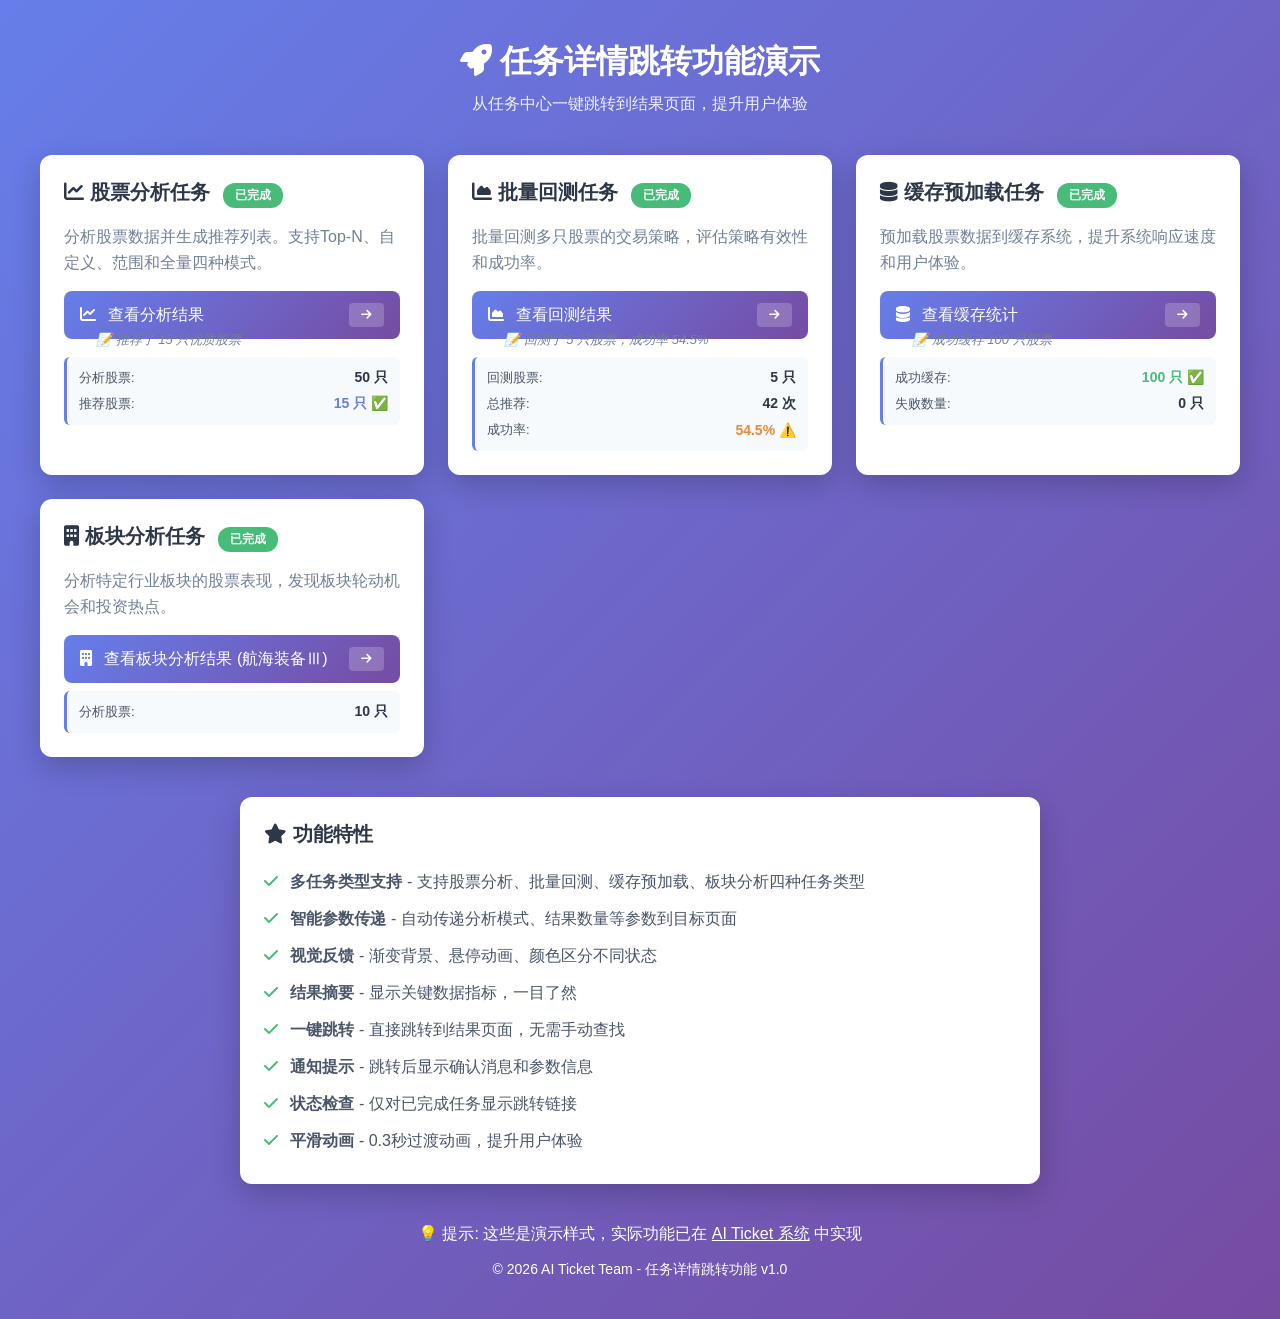
<file: static/task-jump-demo.html>
<!DOCTYPE html>
<html lang="zh-CN">
<head>
    <meta charset="UTF-8">
    <meta name="viewport" content="width=device-width, initial-scale=1.0">
    <title>任务详情跳转功能 - 演示</title>
    <link href="https://cdnjs.cloudflare.com/ajax/libs/font-awesome/6.0.0/css/all.min.css" rel="stylesheet">
    <style>
        * {
            margin: 0;
            padding: 0;
            box-sizing: border-box;
        }

        body {
            font-family: -apple-system, BlinkMacSystemFont, 'Segoe UI', 'PingFang SC', 'Hiragino Sans GB', 'Microsoft YaHei', sans-serif;
            background: linear-gradient(135deg, #667eea 0%, #764ba2 100%);
            min-height: 100vh;
            padding: 40px 20px;
        }

        .container {
            max-width: 1200px;
            margin: 0 auto;
        }

        .header {
            text-align: center;
            color: white;
            margin-bottom: 40px;
        }

        .header h1 {
            font-size: 32px;
            margin-bottom: 10px;
        }

        .header p {
            font-size: 16px;
            opacity: 0.9;
        }

        .demo-grid {
            display: grid;
            grid-template-columns: repeat(auto-fit, minmax(300px, 1fr));
            gap: 24px;
            margin-bottom: 40px;
        }

        .demo-card {
            background: white;
            border-radius: 12px;
            padding: 24px;
            box-shadow: 0 10px 30px rgba(0, 0, 0, 0.2);
            transition: transform 0.3s;
        }

        .demo-card:hover {
            transform: translateY(-5px);
        }

        .demo-card h2 {
            font-size: 20px;
            margin-bottom: 16px;
            color: #2d3748;
        }

        .demo-card p {
            color: #718096;
            margin-bottom: 16px;
            line-height: 1.6;
        }

        /* 复制的CSS样式 */
        .task-jump-links {
            display: flex;
            flex-direction: column;
            gap: 12px;
            margin-top: 8px;
        }

        .jump-link-item {
            display: flex;
            align-items: center;
            justify-content: space-between;
            padding: 12px 16px;
            background: linear-gradient(135deg, #667eea 0%, #764ba2 100%);
            border-radius: 8px;
            color: white;
            transition: all 0.3s;
        }

        .jump-link-item:hover {
            transform: translateY(-2px);
            box-shadow: 0 4px 12px rgba(102, 126, 234, 0.4);
            cursor: pointer;
        }

        .jump-link-item i {
            font-size: 16px;
            margin-right: 8px;
        }

        .jump-link-item span {
            flex: 1;
            font-weight: 500;
        }

        .jump-link {
            color: white;
            text-decoration: none;
            padding: 6px 12px;
            border-radius: 4px;
            background: rgba(255, 255, 255, 0.2);
            transition: all 0.3s;
            display: inline-flex;
            align-items: center;
            gap: 4px;
        }

        .jump-link:hover {
            background: rgba(255, 255, 255, 0.3);
            transform: translateX(4px);
        }

        .jump-link i {
            font-size: 12px;
            margin: 0;
        }

        .jump-link-summary {
            margin-left: 32px;
            margin-top: -8px;
            margin-bottom: 8px;
            font-size: 13px;
            color: #718096;
            font-style: italic;
        }

        .task-result-summary {
            display: flex;
            flex-direction: column;
            gap: 8px;
            margin-top: 8px;
            padding: 12px;
            background: #f7fafc;
            border-radius: 6px;
            border-left: 3px solid #667eea;
        }

        .result-summary-item {
            display: flex;
            justify-content: space-between;
            align-items: center;
        }

        .summary-label {
            font-size: 13px;
            color: #4a5568;
            font-weight: 500;
        }

        .summary-value {
            font-size: 14px;
            font-weight: 600;
            color: #2d3748;
        }

        .summary-value.success {
            color: #48bb78;
        }

        .summary-value.warning {
            color: #ed8936;
        }

        .summary-value.danger {
            color: #f56565;
        }

        .summary-value.recommendation {
            color: #667eea;
            font-weight: 700;
        }

        .demo-footer {
            text-align: center;
            color: white;
            margin-top: 40px;
        }

        .demo-footer a {
            color: white;
            text-decoration: underline;
        }

        .badge {
            display: inline-block;
            padding: 4px 12px;
            background: #48bb78;
            color: white;
            border-radius: 12px;
            font-size: 12px;
            font-weight: 600;
            margin-left: 8px;
        }

        .feature-list {
            list-style: none;
            margin-top: 16px;
        }

        .feature-list li {
            padding: 8px 0;
            color: #4a5568;
        }

        .feature-list li i {
            color: #48bb78;
            margin-right: 8px;
        }
    </style>
</head>
<body>
    <div class="container">
        <div class="header">
            <h1><i class="fas fa-rocket"></i> 任务详情跳转功能演示</h1>
            <p>从任务中心一键跳转到结果页面，提升用户体验</p>
        </div>

        <div class="demo-grid">
            <!-- 股票分析任务 -->
            <div class="demo-card">
                <h2><i class="fas fa-chart-line"></i> 股票分析任务 <span class="badge">已完成</span></h2>
                <p>分析股票数据并生成推荐列表。支持Top-N、自定义、范围和全量四种模式。</p>

                <div class="task-jump-links">
                    <div class="jump-link-item">
                        <div>
                            <i class="fas fa-chart-line"></i>
                            <span>查看分析结果</span>
                        </div>
                        <a href="#" class="jump-link">
                            <i class="fas fa-arrow-right"></i>
                        </a>
                    </div>
                </div>
                <div class="jump-link-summary">
                    📝 推荐了 15 只优质股票
                </div>

                <div class="task-result-summary">
                    <div class="result-summary-item">
                        <span class="summary-label">分析股票:</span>
                        <span class="summary-value">50 只</span>
                    </div>
                    <div class="result-summary-item">
                        <span class="summary-label">推荐股票:</span>
                        <span class="summary-value recommendation">15 只 ✅</span>
                    </div>
                </div>
            </div>

            <!-- 批量回测任务 -->
            <div class="demo-card">
                <h2><i class="fas fa-chart-area"></i> 批量回测任务 <span class="badge">已完成</span></h2>
                <p>批量回测多只股票的交易策略，评估策略有效性和成功率。</p>

                <div class="task-jump-links">
                    <div class="jump-link-item">
                        <div>
                            <i class="fas fa-chart-area"></i>
                            <span>查看回测结果</span>
                        </div>
                        <a href="#" class="jump-link">
                            <i class="fas fa-arrow-right"></i>
                        </a>
                    </div>
                </div>
                <div class="jump-link-summary">
                    📝 回测了 5 只股票，成功率 54.5%
                </div>

                <div class="task-result-summary">
                    <div class="result-summary-item">
                        <span class="summary-label">回测股票:</span>
                        <span class="summary-value">5 只</span>
                    </div>
                    <div class="result-summary-item">
                        <span class="summary-label">总推荐:</span>
                        <span class="summary-value">42 次</span>
                    </div>
                    <div class="result-summary-item">
                        <span class="summary-label">成功率:</span>
                        <span class="summary-value warning">54.5% ⚠️</span>
                    </div>
                </div>
            </div>

            <!-- 缓存预加载任务 -->
            <div class="demo-card">
                <h2><i class="fas fa-database"></i> 缓存预加载任务 <span class="badge">已完成</span></h2>
                <p>预加载股票数据到缓存系统，提升系统响应速度和用户体验。</p>

                <div class="task-jump-links">
                    <div class="jump-link-item">
                        <div>
                            <i class="fas fa-database"></i>
                            <span>查看缓存统计</span>
                        </div>
                        <a href="#" class="jump-link">
                            <i class="fas fa-arrow-right"></i>
                        </a>
                    </div>
                </div>
                <div class="jump-link-summary">
                    📝 成功缓存 100 只股票
                </div>

                <div class="task-result-summary">
                    <div class="result-summary-item">
                        <span class="summary-label">成功缓存:</span>
                        <span class="summary-value success">100 只 ✅</span>
                    </div>
                    <div class="result-summary-item">
                        <span class="summary-label">失败数量:</span>
                        <span class="summary-value">0 只</span>
                    </div>
                </div>
            </div>

            <!-- 板块分析任务 -->
            <div class="demo-card">
                <h2><i class="fas fa-building"></i> 板块分析任务 <span class="badge">已完成</span></h2>
                <p>分析特定行业板块的股票表现，发现板块轮动机会和投资热点。</p>

                <div class="task-jump-links">
                    <div class="jump-link-item">
                        <div>
                            <i class="fas fa-building"></i>
                            <span>查看板块分析结果 (航海装备Ⅲ)</span>
                        </div>
                        <a href="#" class="jump-link">
                            <i class="fas fa-arrow-right"></i>
                        </a>
                    </div>
                </div>

                <div class="task-result-summary">
                    <div class="result-summary-item">
                        <span class="summary-label">分析股票:</span>
                        <span class="summary-value">10 只</span>
                    </div>
                </div>
            </div>
        </div>

        <div class="demo-card" style="max-width: 800px; margin: 0 auto;">
            <h2><i class="fas fa-star"></i> 功能特性</h2>
            <ul class="feature-list">
                <li><i class="fas fa-check"></i> <strong>多任务类型支持</strong> - 支持股票分析、批量回测、缓存预加载、板块分析四种任务类型</li>
                <li><i class="fas fa-check"></i> <strong>智能参数传递</strong> - 自动传递分析模式、结果数量等参数到目标页面</li>
                <li><i class="fas fa-check"></i> <strong>视觉反馈</strong> - 渐变背景、悬停动画、颜色区分不同状态</li>
                <li><i class="fas fa-check"></i> <strong>结果摘要</strong> - 显示关键数据指标，一目了然</li>
                <li><i class="fas fa-check"></i> <strong>一键跳转</strong> - 直接跳转到结果页面，无需手动查找</li>
                <li><i class="fas fa-check"></i> <strong>通知提示</strong> - 跳转后显示确认消息和参数信息</li>
                <li><i class="fas fa-check"></i> <strong>状态检查</strong> - 仅对已完成任务显示跳转链接</li>
                <li><i class="fas fa-check"></i> <strong>平滑动画</strong> - 0.3秒过渡动画，提升用户体验</li>
            </ul>
        </div>

        <div class="demo-footer">
            <p>💡 提示: 这些是演示样式，实际功能已在 <a href="http://localhost:8000/web" target="_blank">AI Ticket 系统</a> 中实现</p>
            <p style="margin-top: 16px; font-size: 14px;">© 2026 AI Ticket Team - 任务详情跳转功能 v1.0</p>
        </div>
    </div>

    <script>
        // 添加交互效果
        document.querySelectorAll('.jump-link-item').forEach(item => {
            item.addEventListener('click', function(e) {
                if (e.target.closest('.jump-link') || e.target.closest('i')) {
                    e.preventDefault();
                    alert('🚀 跳转到结果页面！\n\n实际使用时，这里会跳转到对应的功能页面。');
                }
            });
        });

        // 添加统计动画
        let animated = false;
        window.addEventListener('scroll', () => {
            if (!animated && window.scrollY > 300) {
                animated = true;
                document.querySelectorAll('.summary-value').forEach(val => {
                    val.style.animation = 'fadeInUp 0.5s ease-out';
                });
            }
        });
    </script>
</body>
</html>
</file>
